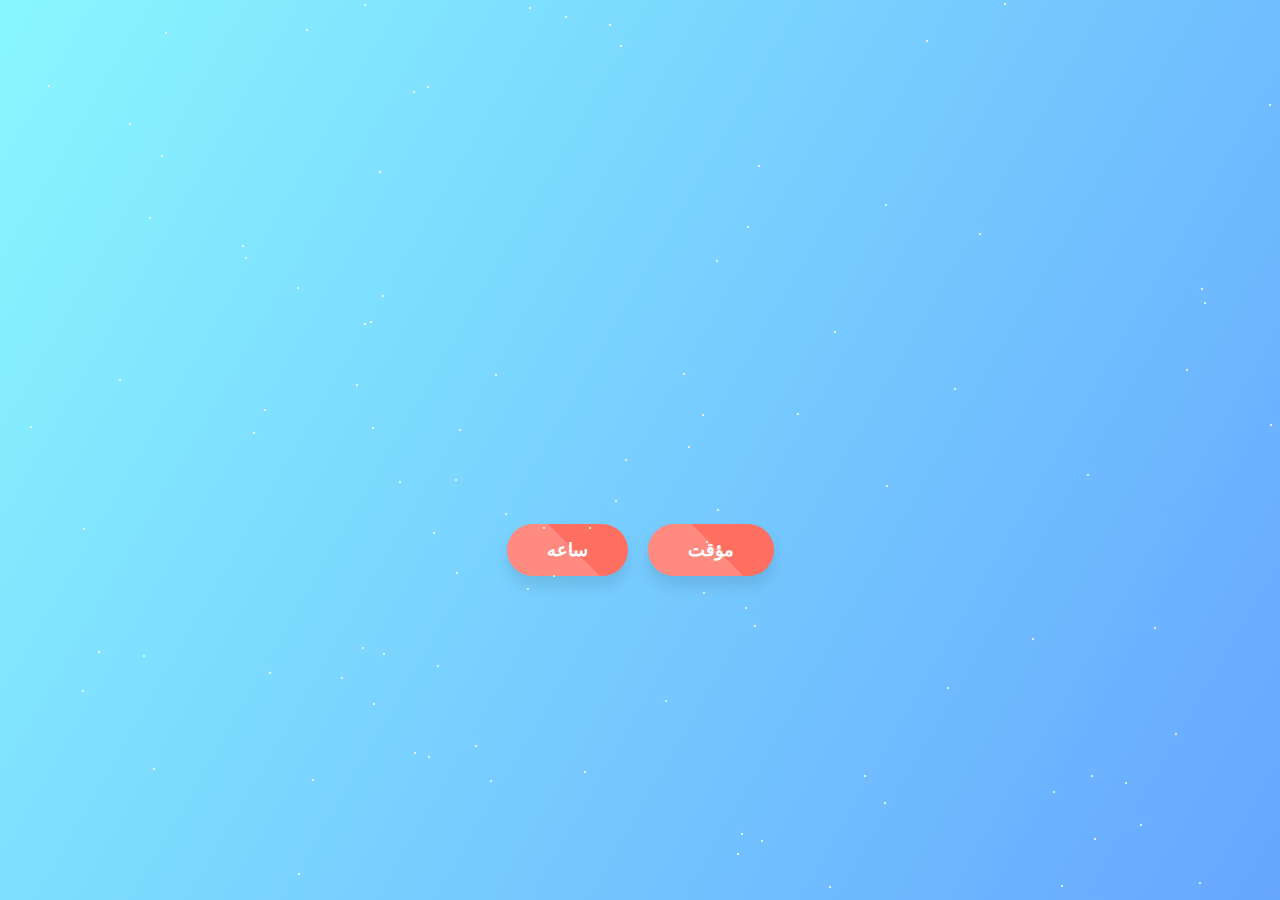
<file: index.html>
<!DOCTYPE html>
<html lang="en">
<head>
    <meta charset="UTF-8">
    <meta name="viewport" content="width=device-width, initial-scale=1.0">
    <title>medo</title>
    <style>
        body {
            margin: 0;
            padding: 0;
            height: 100vh;
            display: flex;
            justify-content: center;
            align-items: center;
            background: linear-gradient(120deg, #89f7fe, #66a6ff);
            overflow: hidden;
            font-family: 'Arial', sans-serif;
        }

        /* Navigation Bar */
      
        /* Buttons */
        .button-container {
            display: flex;
            gap: 20px;
            position: relative;
            top: 100px;
        }

        .button {
            padding: 15px 40px;
            background-color: #ff6f61;
            color: white;
            border: none;
            border-radius: 50px;
            cursor: pointer;
            font-size: 18px;
            font-weight: bold;
            transition: all 0.4s ease;
            box-shadow: 0px 10px 15px rgba(0, 0, 0, 0.1);
            position: relative;
            overflow: hidden;
        }

        .button::before {
            content: '';
            position: absolute;
            width: 300%;
            height: 300%;
            top: 100%;
            left: -100%;
            background: rgba(255, 255, 255, 0.2);
            transition: all 0.5s ease;
            transform: rotate(45deg);
        }

        .button:hover::before {
            top: -100%;
            left: 100%;
        }

        .button:hover {
            background-color: #ff9671;
            transform: translateY(-5px);
            box-shadow: 0px 20px 25px rgba(0, 0, 0, 0.2);
        }

        .button:active {
            transform: scale(0.98);
            background-color: #ff514e;
        }

        /* Animation for planes */
        .plane {
            position: absolute;
            top: 50%;
            width: 80px;
            height: 80px;
            background-image: url('https://image.shutterstock.com/image-vector/vector-illustration-cartoon-airplane-icon-260nw-1717275583.jpg'); /* Airplane icon */
            background-size: cover;
            animation: fly 10s linear infinite;
        }

        /* First plane */
        .plane1 {
            left: 100%;
            animation-delay: 0s;
        }

        /* Second plane */
        .plane2 {
            left: 100%;
            animation-delay: 5s;
            width: 70px;
            height: 70px;
        }

        @keyframes fly {
            0% {
                transform: translateX(0) translateY(-50%);
            }
            50% {
                transform: translateX(-50vw) translateY(-60%);
            }
            100% {
                transform: translateX(-120vw) translateY(-50%);
            }
        }

        /* Adding stars to the background */
        .star {
            position: absolute;
            width: 2px;
            height: 2px;
            background: white;
            border-radius: 50%;
            box-shadow: 0 0 10px rgba(255, 255, 255, 0.8);
            animation: twinkle 5s infinite ease-in-out;
        }

        @keyframes twinkle {
            0%, 100% {
                opacity: 1;
            }
            50% {
                opacity: 0.2;
            }
        }
    </style>
</head>
<body>

<!-- Navigation Bar with Rotating Plane -->


<!-- Buttons Section -->

<div class="button-container">
<a href="inffex.html">    <button class="button">ساعه</button></a>
   <a href="maaqt.html"> <button class="button">مؤقت</button></a>
</div>

<!-- Airplanes moving across the screen -->

<!-- Adding stars for a beautiful effect -->
<script>
    const body = document.body;

    // Generate stars for the background
    function createStars() {
        for (let i = 0; i < 100; i++) {
            let star = document.createElement('div');
            star.classList.add('star');
            star.style.left = Math.random() * 100 + 'vw';
            star.style.top = Math.random() * 100 + 'vh';
            star.style.animationDelay = Math.random() * 10 + 's';
            star.style.animationDuration = Math.random() * 3 + 2 + 's';
            body.appendChild(star);
        }
    }

    createStars();
</script>

</body>
</html>
</file>
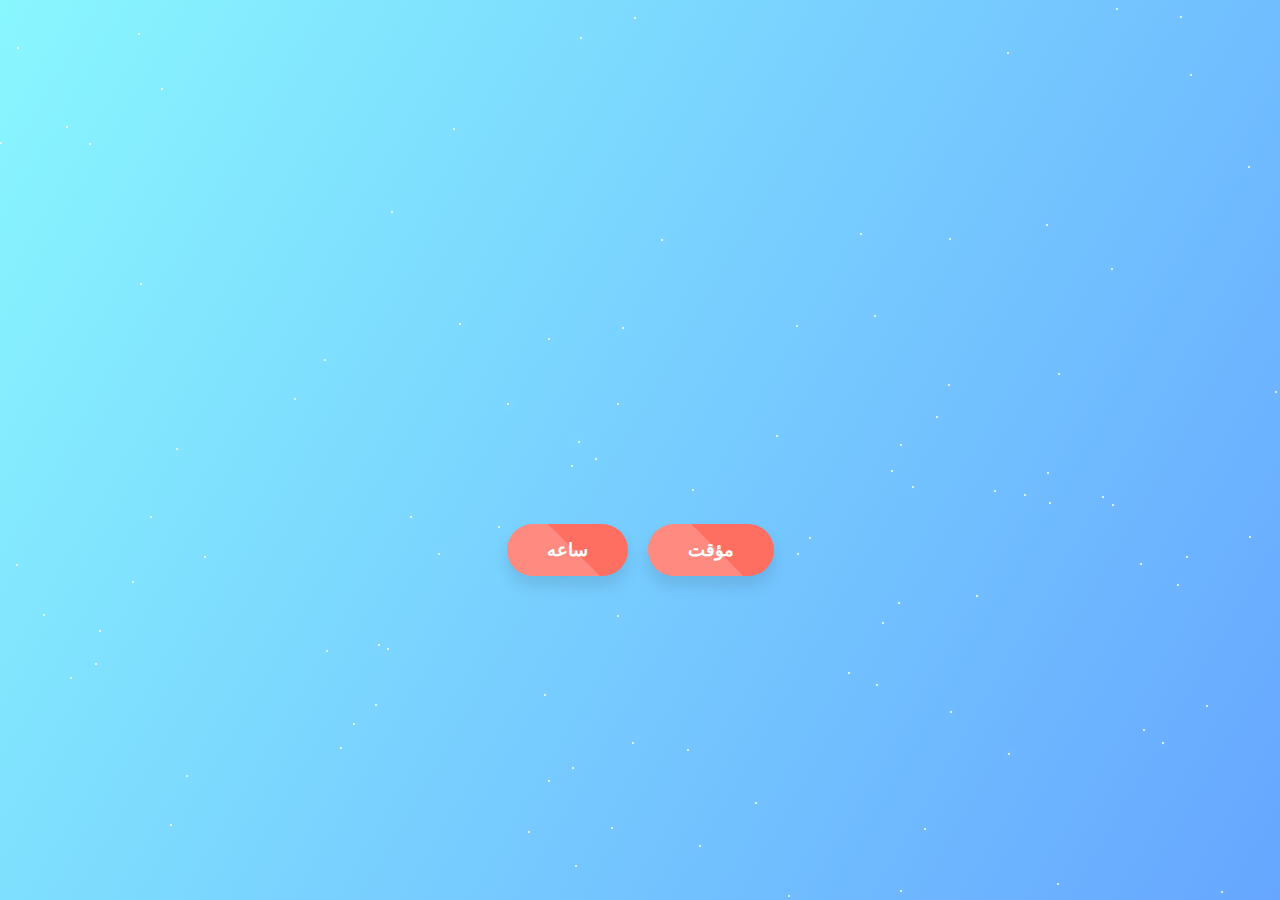
<file: infexx.html>
<!DOCTYPE html>
<html lang="en">
<head>
    <meta charset="UTF-8">
    <meta name="viewport" content="width=device-width, initial-scale=1.0">
    <title>medo</title>
    <style>
        body {
            margin: 0;
            padding: 0;
            height: 100vh;
            display: flex;
            justify-content: center;
            align-items: center;
            background: linear-gradient(120deg, #89f7fe, #66a6ff);
            overflow: hidden;
            font-family: 'Arial', sans-serif;
        }

        /* Navigation Bar */
      
        /* Buttons */
        .button-container {
            display: flex;
            gap: 20px;
            position: relative;
            top: 100px;
        }

        .button {
            padding: 15px 40px;
            background-color: #ff6f61;
            color: white;
            border: none;
            border-radius: 50px;
            cursor: pointer;
            font-size: 18px;
            font-weight: bold;
            transition: all 0.4s ease;
            box-shadow: 0px 10px 15px rgba(0, 0, 0, 0.1);
            position: relative;
            overflow: hidden;
        }

        .button::before {
            content: '';
            position: absolute;
            width: 300%;
            height: 300%;
            top: 100%;
            left: -100%;
            background: rgba(255, 255, 255, 0.2);
            transition: all 0.5s ease;
            transform: rotate(45deg);
        }

        .button:hover::before {
            top: -100%;
            left: 100%;
        }

        .button:hover {
            background-color: #ff9671;
            transform: translateY(-5px);
            box-shadow: 0px 20px 25px rgba(0, 0, 0, 0.2);
        }

        .button:active {
            transform: scale(0.98);
            background-color: #ff514e;
        }

        /* Animation for planes */
        .plane {
            position: absolute;
            top: 50%;
            width: 80px;
            height: 80px;
            background-image: url('https://image.shutterstock.com/image-vector/vector-illustration-cartoon-airplane-icon-260nw-1717275583.jpg'); /* Airplane icon */
            background-size: cover;
            animation: fly 10s linear infinite;
        }

        /* First plane */
        .plane1 {
            left: 100%;
            animation-delay: 0s;
        }

        /* Second plane */
        .plane2 {
            left: 100%;
            animation-delay: 5s;
            width: 70px;
            height: 70px;
        }

        @keyframes fly {
            0% {
                transform: translateX(0) translateY(-50%);
            }
            50% {
                transform: translateX(-50vw) translateY(-60%);
            }
            100% {
                transform: translateX(-120vw) translateY(-50%);
            }
        }

        /* Adding stars to the background */
        .star {
            position: absolute;
            width: 2px;
            height: 2px;
            background: white;
            border-radius: 50%;
            box-shadow: 0 0 10px rgba(255, 255, 255, 0.8);
            animation: twinkle 5s infinite ease-in-out;
        }

        @keyframes twinkle {
            0%, 100% {
                opacity: 1;
            }
            50% {
                opacity: 0.2;
            }
        }
    </style>
</head>
<body>

<!-- Navigation Bar with Rotating Plane -->


<!-- Buttons Section -->

<div class="button-container">
<a href="index.html">    <button class="button">ساعه</button></a>
   <a href="maaqt.html"> <button class="button">مؤقت</button></a>
</div>

<!-- Airplanes moving across the screen -->

<!-- Adding stars for a beautiful effect -->
<script>
    const body = document.body;

    // Generate stars for the background
    function createStars() {
        for (let i = 0; i < 100; i++) {
            let star = document.createElement('div');
            star.classList.add('star');
            star.style.left = Math.random() * 100 + 'vw';
            star.style.top = Math.random() * 100 + 'vh';
            star.style.animationDelay = Math.random() * 10 + 's';
            star.style.animationDuration = Math.random() * 3 + 2 + 's';
            body.appendChild(star);
        }
    }

    createStars();
</script>

</body>
</html>
</file>
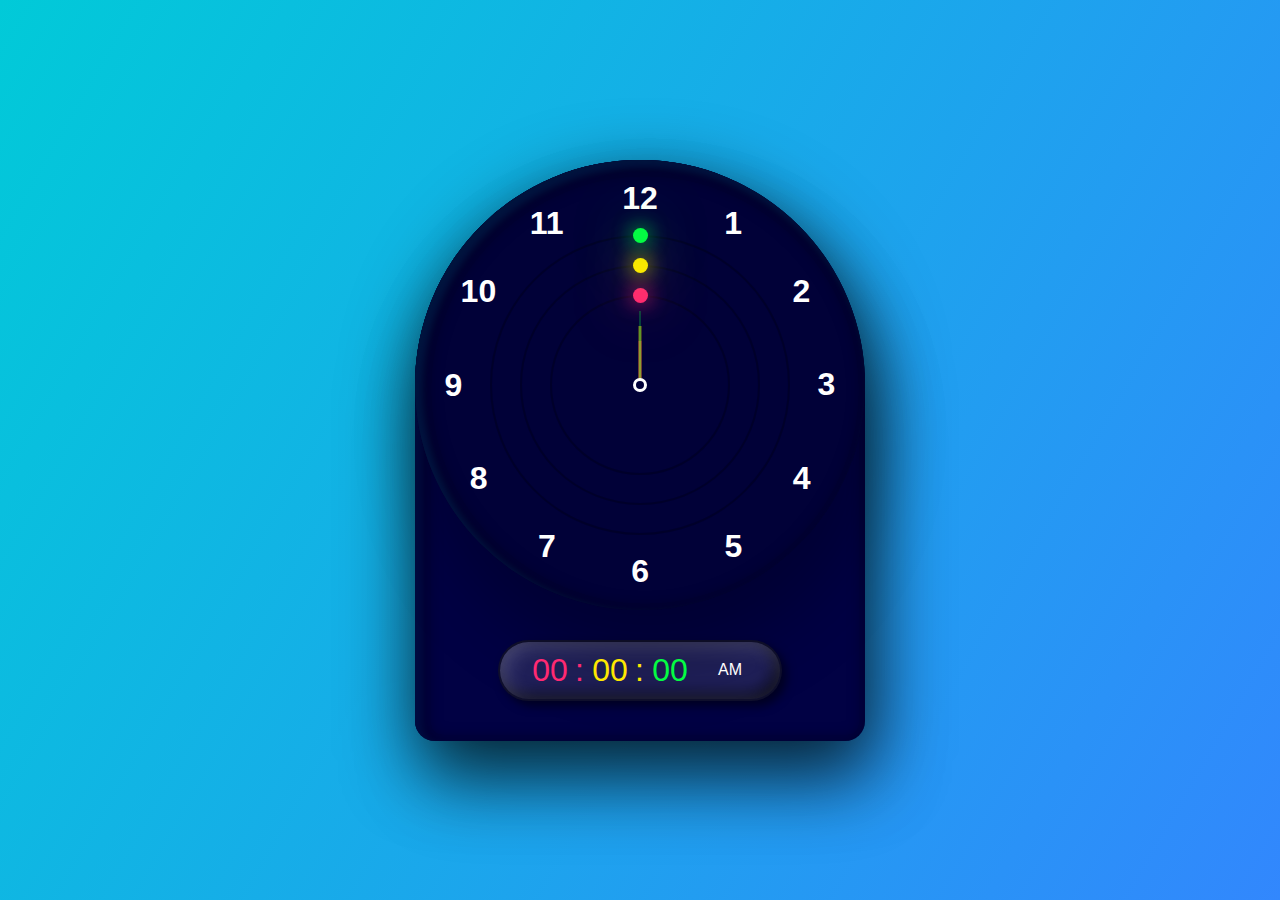
<file: inffex.html>
<!DOCTYPE html>
<html lang="en">
<head>
    <meta charset="UTF-8">
    <meta name="viewport" content="width=device-width, initial-scale=1.0">
    <title>Hour</title> 
<link rel="stylesheet" href="style.css">
</head>
<body>
    
<div class="container" > 
<div class="clock">
   
<div class="circle " id="sc" style="--clr:#04fc43;"><i></i></div>
<div class="circle circle2" id="mn" style="--clr:#fee800;" ><i></i></div>
<div class="circle circle3" id="hr" style="--clr:#ff2972;"><i></i></div>


<span style="--i :1;"><b>1</b></span>
<span style="--i :2;"><b>2</b></span>
<span style="--i :3;"><b>3</b></span>
<span style="--i :4;"><b>4</b></span>
<span style="--i :5;"><b>5</b></span>
<span style="--i :6;"><b>6</b></span>
<span style="--i :7;"><b>7</b></span>
<span style="--i :8;"><b>8</b></span>
<span style="--i :9;"><b>9</b></span>
<span style="--i :10;"><b>10</b></span>
<span style="--i :11;"><b>11</b></span>
<span style="--i :12;"><b>12</b></span>




</div>
<div id="time">
    <div id="hours"  style="--clr:#ff2972;">00</div>
    <div id="minutes"  style="--clr:#fee800;">00</div>
    <div id="seconds"  style="--clr:#04fc43;">00</div>
    <div id="ampm">AM</div>
</div>
</div>





<script src="main.js">


</script>
</body>
</html>
</file>
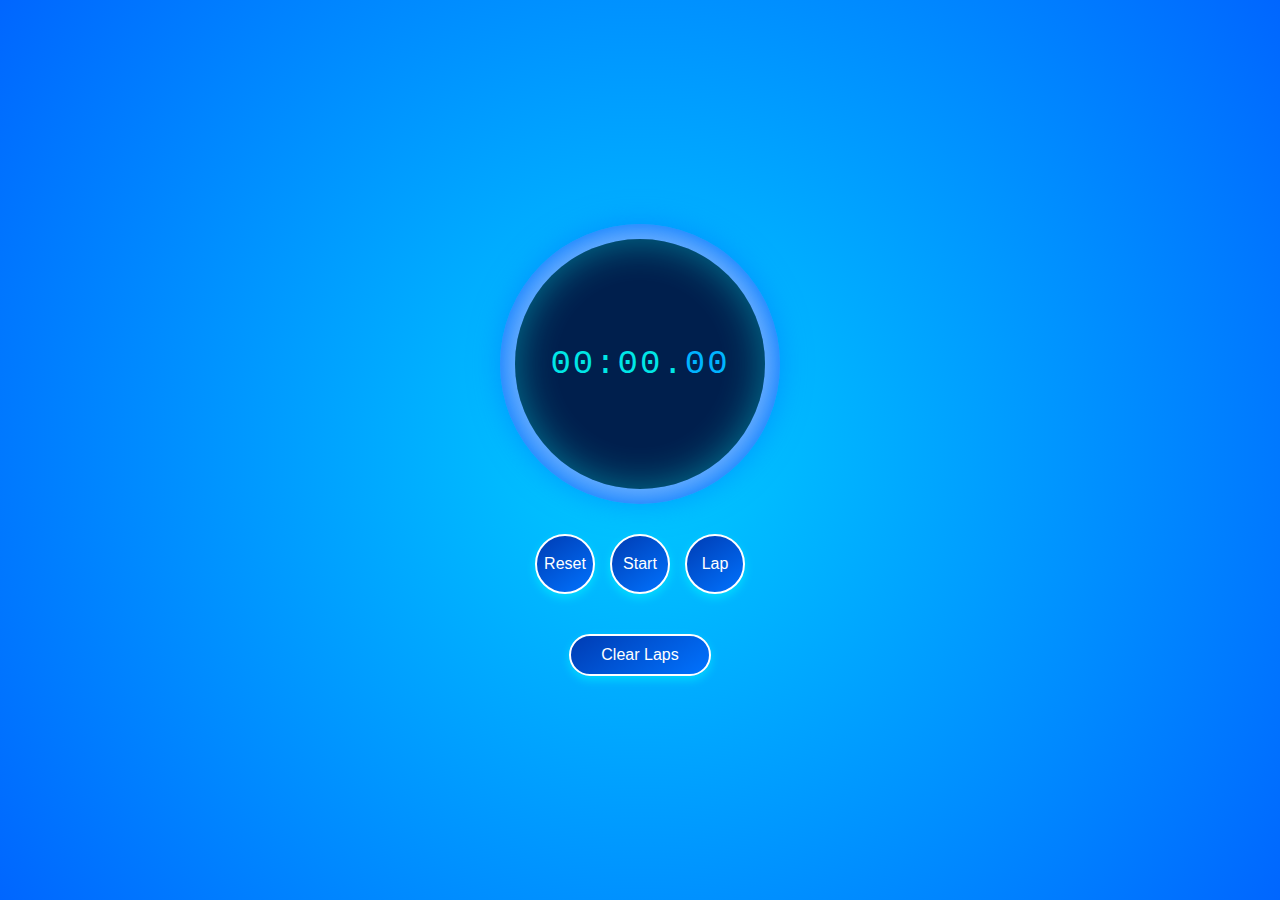
<file: maaqt.html>
<!DOCTYPE html>
<html lang="en">
<head>
    <meta charset="UTF-8">
    <meta name="viewport" content="width=device-width, initial-scale=1.0">
    <title>Stopwatch</title>
    <style>
        * {
            margin: 0;
            padding: 0;
            box-sizing: border-box;
            outline: none;
        }

        body {
            font-family: 'Arial', sans-serif;
            height: 100vh;
            background: radial-gradient(circle at center, #00ccff, #0066ff);
            display: flex;
            justify-content: center;
            align-items: center;
        }

        .container {
            display: flex;
            flex-direction: column;
            align-items: center;
            justify-content: center;
        }

        .outer-circle {
            width: 280px;
            height: 280px;
            border-radius: 50%;
            background: radial-gradient(circle, #fff, #0077ff);
            display: flex;
            align-items: center;
            justify-content: center;
            box-shadow: 0px 0px 30px rgba(0, 123, 255, 0.6), inset 0px 0px 20px rgba(0, 123, 255, 0.8);
        }

        .inner-circle {
            width: 250px;
            height: 250px;
            border-radius: 50%;
            background-color: #001f4d;
            display: flex;
            align-items: center;
            justify-content: center;
            color: white;
            box-shadow: inset 0px 0px 40px rgba(0, 255, 255, 0.4);
            animation: pulse 2s infinite;
        }

        .text {
            font-family: 'Courier New', monospace;
            font-size: 48px;
            letter-spacing: 2px;
        }

        .minute, .sec {
            font-size: 34px;
            color: #00e6e6;
        }

        .msec {
            font-size: 34px;
            color: #00b3ff;
        }

        @keyframes pulse {
            0% {
                box-shadow: inset 0 0 40px rgba(0, 255, 255, 0.4);
            }
            50% {
                box-shadow: inset 0 0 60px rgba(0, 255, 255, 0.8);
            }
            100% {
                box-shadow: inset 0 0 40px rgba(0, 255, 255, 0.4);
            }
        }

        .button-wrapper {
            margin-top: 30px;
            display: flex;
            gap: 15px;
            text-align: center;
            justify-content: center;
            align-items: center;
        }

        .button {
            width: 60px;
            height: 60px;
            border-radius: 50%;
            border: 2px solid white;
            background: linear-gradient(145deg, #003cb3, #0073ff);
            color: white;
            cursor: pointer;
            font-size: 16px;
            box-shadow: 0px 4px 10px rgba(0, 255, 255, 0.5);
            transition: 0.4s;
            transform: scale(1);
        }

        .button:hover {
            background: linear-gradient(145deg, #0059b3, #0099ff);
            box-shadow: 0px 8px 20px rgba(0, 255, 255, 0.8);
            transform: scale(1.1);
        }

        .button:active {
            transform: scale(0.95);
        }

        .laps {
            margin-top: 20px;
            max-width: 280px;
            list-style: none;
            padding: 0;
        }

        .lap-item {
            background-color: rgba(0, 102, 255, 0.9);
            color: white;
            padding: 10px;
            margin-top: 10px;
            border-radius: 10px;
            text-align: center;
            box-shadow: 0px 4px 10px rgba(0, 123, 255, 0.4);
        }

        .lap-clear-button {
            margin-top: 20px;
            padding: 10px 30px;
            background-color: #0059b3;
            border: none;
            color: white;
            border-radius: 30px;
            cursor: pointer;
            transition: 0.3s;
        
        
            border: 2px solid white;
            background: linear-gradient(145deg, #003cb3, #0073ff);
            color: white;
            cursor: pointer;
            font-size: 16px;
            box-shadow: 0px 4px 10px rgba(0, 255, 255, 0.5);
            transition: 0.4s;
            transform: scale(1);
        }

        .lap-clear-button:hover {
            background: linear-gradient(145deg, #0059b3, #0099ff);
            box-shadow: 0px 8px 20px rgba(0, 255, 255, 0.8);
            transform: scale(1.1);
        }
    </style>
</head>
<body>

<div class="container">
    <div class="watch">
        <div class="outer-circle">   
             <div class="inner-circle">
                <span class="text minute">00:</span>
                <span class="text sec">00.</span>
                <span class="text msec">00</span>
            </div>
        </div>
        <div class="button-wrapper">
            <button class="button reset display-none">Reset</button>
            <button class="button play">Start</button>
            <button class="button lap display-none">Lap</button>
        </div>
    </div>

    <ul class="laps"></ul>
    <button class="lap-clear-button display-none">Clear Laps</button>
</div>

<script>
const playButton = document.getElementsByClassName('play')[0];
const lapButton = document.getElementsByClassName('lap')[0];
const resetButton = document.getElementsByClassName('reset')[0];
const clearLapsButton = document.getElementsByClassName('lap-clear-button')[0];
const lapsContainer = document.querySelector('.laps');

let timerInterval;
let isPlaying = false;
let startTime;
let elapsedTime = 0;
let lapCount = 0;

const minuteText = document.querySelector('.minute');
const secText = document.querySelector('.sec');
const msecText = document.querySelector('.msec');

// Update the timer display
function updateTimer() {
    const currentTime = Date.now();
    const timeDifference = currentTime - startTime + elapsedTime;

    const minutes = Math.floor(timeDifference / 60000);
    const seconds = Math.floor((timeDifference % 60000) / 1000);
    const milliseconds = Math.floor((timeDifference % 1000) / 10);

    minuteText.textContent = (minutes < 10 ? '0' : '') + minutes + ' :';
    secText.textContent = (seconds < 10 ? '0' : '') + seconds + ' .';
    msecText.textContent = (milliseconds < 10 ? '0' : '') + milliseconds;
}

// Start or stop the timer
const play = () => {
    if (!isPlaying) {
        startTime = Date.now();
        timerInterval = setInterval(updateTimer, 10);
        playButton.textContent = 'Pause';
        lapButton.classList.remove('display-none');
        resetButton.classList.remove('display-none');
        clearLapsButton.classList.remove('display-none');
        isPlaying = true;
    } else {
        clearInterval(timerInterval);
        elapsedTime += Date.now() - startTime;
        playButton.textContent = 'Start';
        isPlaying = false;
    }
};

// Reset the timer
const resetTimer = () => {
    clearInterval(timerInterval);
    elapsedTime = 0;
    lapCount = 0;
    isPlaying = false;
    minuteText.textContent = '00 :';
    secText.textContent = '00 .';
    msecText.textContent = '00';
    playButton.textContent = 'Start';
    lapButton.classList.add('display-none');
    resetButton.classList.add('display-none');
    clearLapsButton.classList.add('display-none');
    lapsContainer.innerHTML = ''; // Remove all laps
};

// Record a lap
const recordLap = () => {
    lapCount++;
    const lapItem = document.createElement('li');
    lapItem.classList.add('lap-item');
    lapItem.innerHTML = `
        <span class="number">#${lapCount}</span>
        <span class="time-stamp">${minuteText.textContent} ${secText.textContent} ${msecText.textContent}</span>
    `;
    lapsContainer.appendChild(lapItem);
};

// Clear laps
const clearLaps = () => {
    lapsContainer.innerHTML = '';
    lapCount = 0;
};

// Link buttons to their respective actions
playButton.addEventListener("click", play);
resetButton.addEventListener("click", resetTimer);
lapButton.addEventListener("click", recordLap);
clearLapsButton.addEventListener("click", clearLaps);
</script>

</body>
</html>
</file>
<file: style.css>
*{
margin: 0;
padding: 0;
font-family: 'poppins', sans-serif;
box-sizing: border-box;

}
body{

    margin: 0;
    padding: 0;
    height: 100vh;
    display: flex;
    justify-content: center;
    align-items: center;
    background: linear-gradient(120deg, #01cad8, #3287fd);
    overflow: hidden;
    font-family: 'Arial', sans-serif;
}

.container{
    position: relative;
    background: rgb(1, 1, 68);
    border-radius: 20px;
    border-top-left-radius:225px ;
    border-top-right-radius:225px ;
/*min-height: 500px;*/

box-shadow:   5px 25px 75px rgba(0, 0, 0, 0.75) ,
10px 50px 70px rgba(0, 0, 0, 0.25),
inset 5px 5px 10px rgba(0, 0, 0, 0.5)  ,
inset 5px 5px 10px rgb(0, 23, 124)  ,
inset 5px 5px 20px rgba(0, 0, 0, 0.75) ;
display: flex;
justify-content: center;
align-items: center;
flex-direction: column;


}
.clock{
    position: relative;
    width: 450px;
    border-radius: 50%;
    height: 450px;
    background: rgb(1, 1, 56);
box-shadow: 10px 50px 70px rgba(0, 0, 0, 0.25),
inset 5px 5px 10px rgba(0, 0, 0, 0.5)  ,
inset 5px 5px 10px rgb(1, 40, 122)  ,
inset 5px 5px 20px rgba(0, 0, 0, 0.75) ;
display: flex;
justify-content: center;
align-items: center;
margin-bottom: 30px;

}
.clock::before{
content: '';
position: absolute;
width: 8px;
height: 8px;
background: rgb(1, 1, 56);
border: 3px solid #fff;
border-radius: 50%;
z-index: 100000;
}
.clock span{


position: absolute;
inset: 20px;
color: white;
text-align: center;
transform: rotate(calc(30deg * var(--i)));

}
.clock span b{
font-size: 2em;
display: inline-block;
font-weight: 600;
transform: rotate(calc(-30deg * var(--i)));
}
.circle{
position: absolute;

width: 300px;
height: 300px;
border: 2px solid rgba(0, 0, 0, 0.25);   
border-radius: 50%;
display: flex;
justify-content: center;
align-items: flex-start;
z-index: 10;
}
.circle i{

background: var(--clr);
    position: absolute;
    width: 6px;
    height: 50%;
opacity: 0.5;
transform-origin:bottom ;
transform: scale(0.5);

}
.circle:nth-child(1) i{
    width: 2px;
}
.circle:nth-child(2) i{
width: 6px;

}
.circle2{

width: 240px;
height: 240px;
z-index: 9;
}
.circle3{

width: 180px;
height: 180px;
z-index: 8;
}
.circle::before{
content: '';
position: absolute;
top: -8.5px;
width: 15px;
height: 15px;
border-radius: 50%;
background: var(--clr);
box-shadow: 0 0 20px var(--clr),
0 0 60px var(--clr)
;

}
#time{
margin-bottom: 40px;
display: flex;
padding: 10px 20px;
font-size: 2em;
font-weight: 600;
border: 2px solid rgba(0, 0, 0, 0.5);
border-radius: 40px;
box-shadow: 5px 5px 10px rgba(0, 0, 0, 0.5),
inset 5px 5px 20px rgba(255,255,255,0.2),
inset -5px -5px 15px rgba(0,0,0,0.75)
;
background-color: rgb(32, 32, 90);
}
#time div{
position: relative;
width: 60px;
text-align: center;
font-weight: 500;
color: var(--clr);
}
#time div:nth-child(1)::after,
#time div:nth-child(2)::after
{
    content: ':';
    position: absolute;
    right: -4px;
}
#time div:last-child{


    font-size: 0.5em;
    display: flex;
    justify-content: center;
    align-items: center;
    color: white;
}
#time div:nth-child(2)::after{
animation: animate 1s steps(1) infinite;

}
@keyframes animate {
0%{
opacity: 1;

}
50%{
opacity: 0;

}


}
</file>
